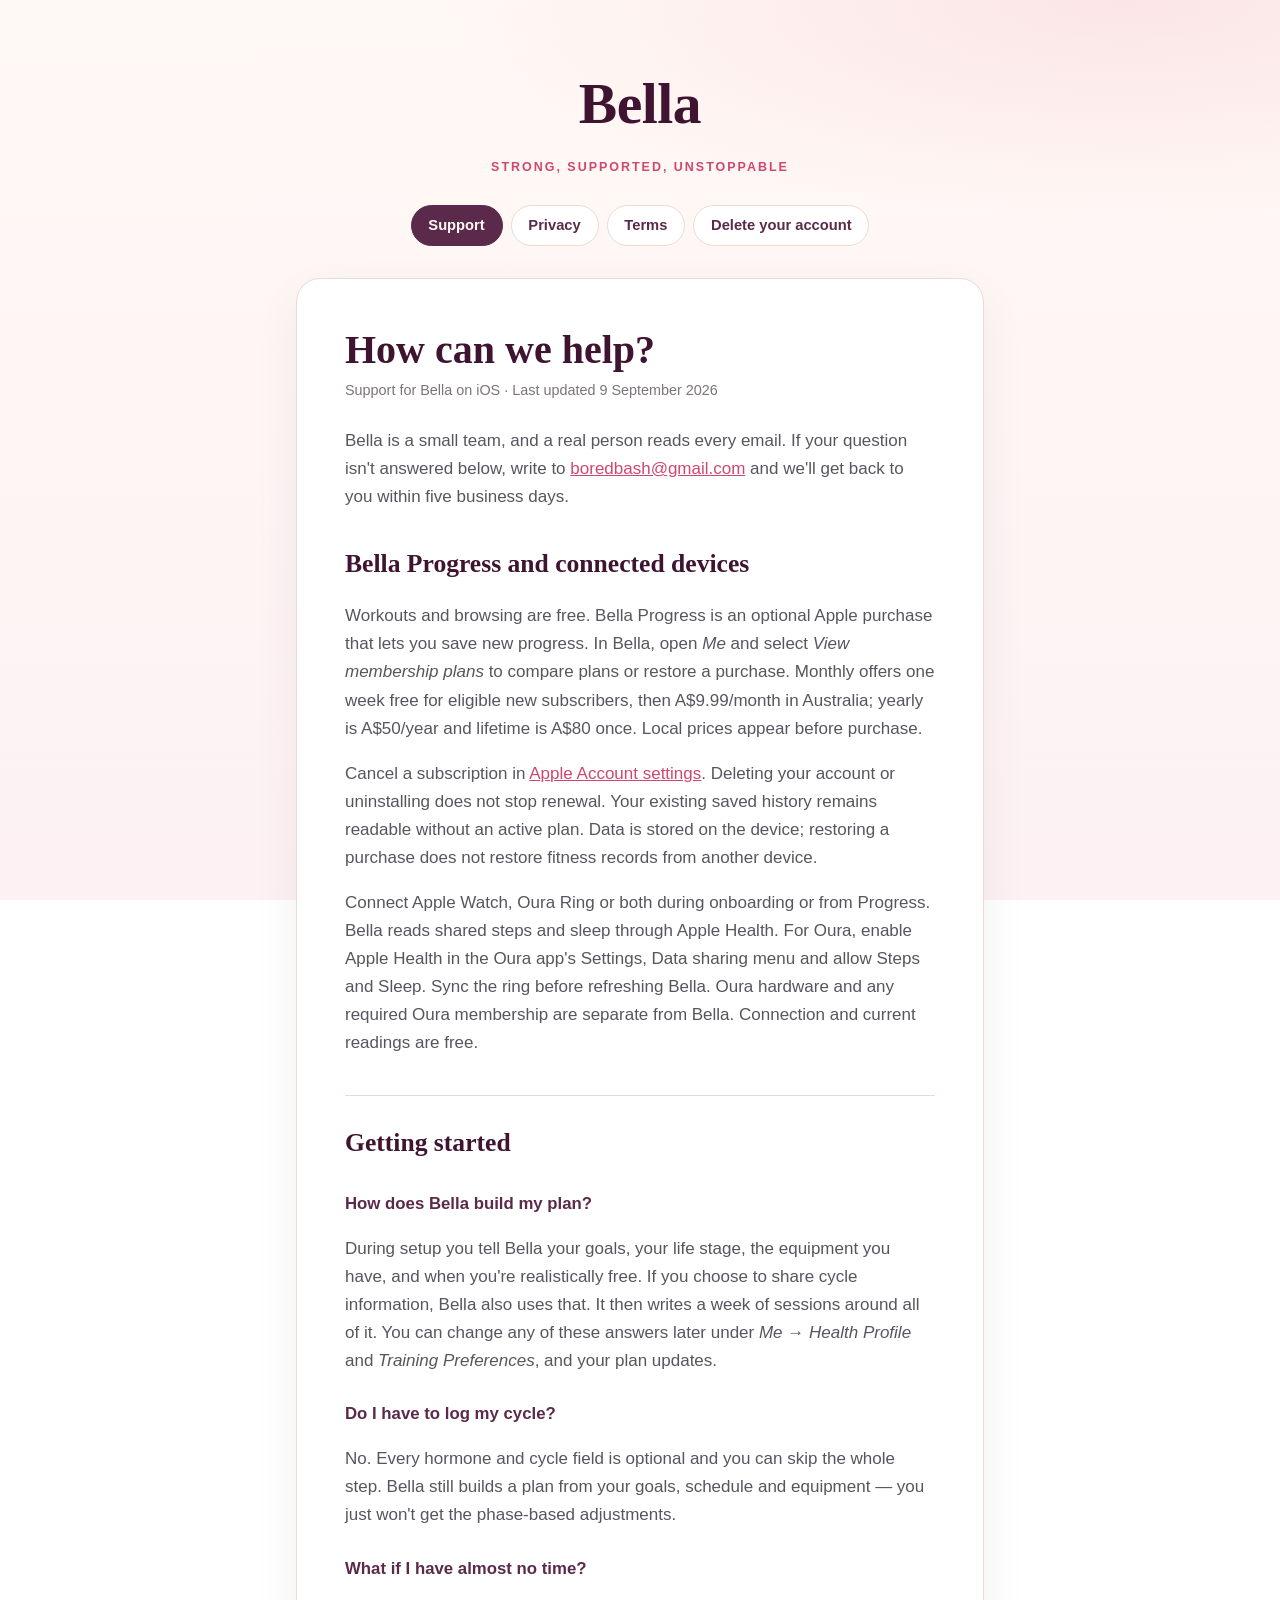
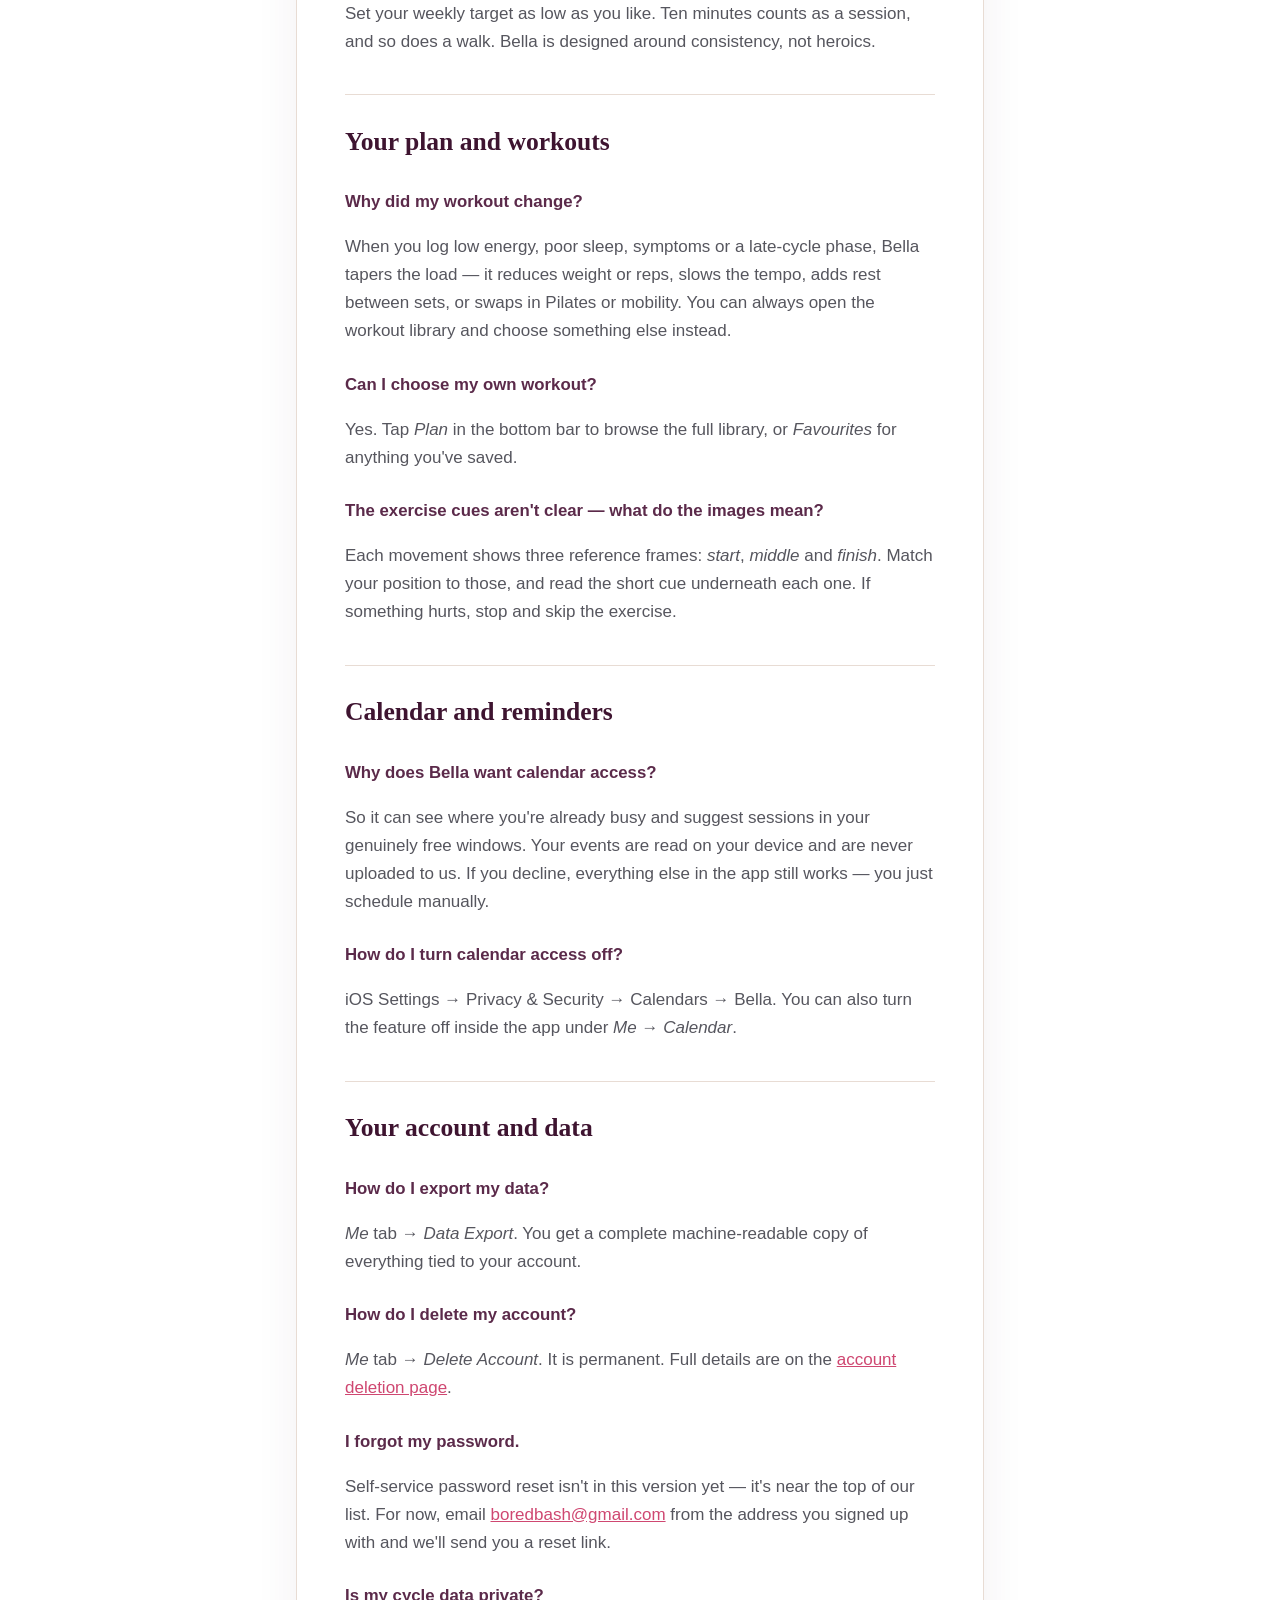
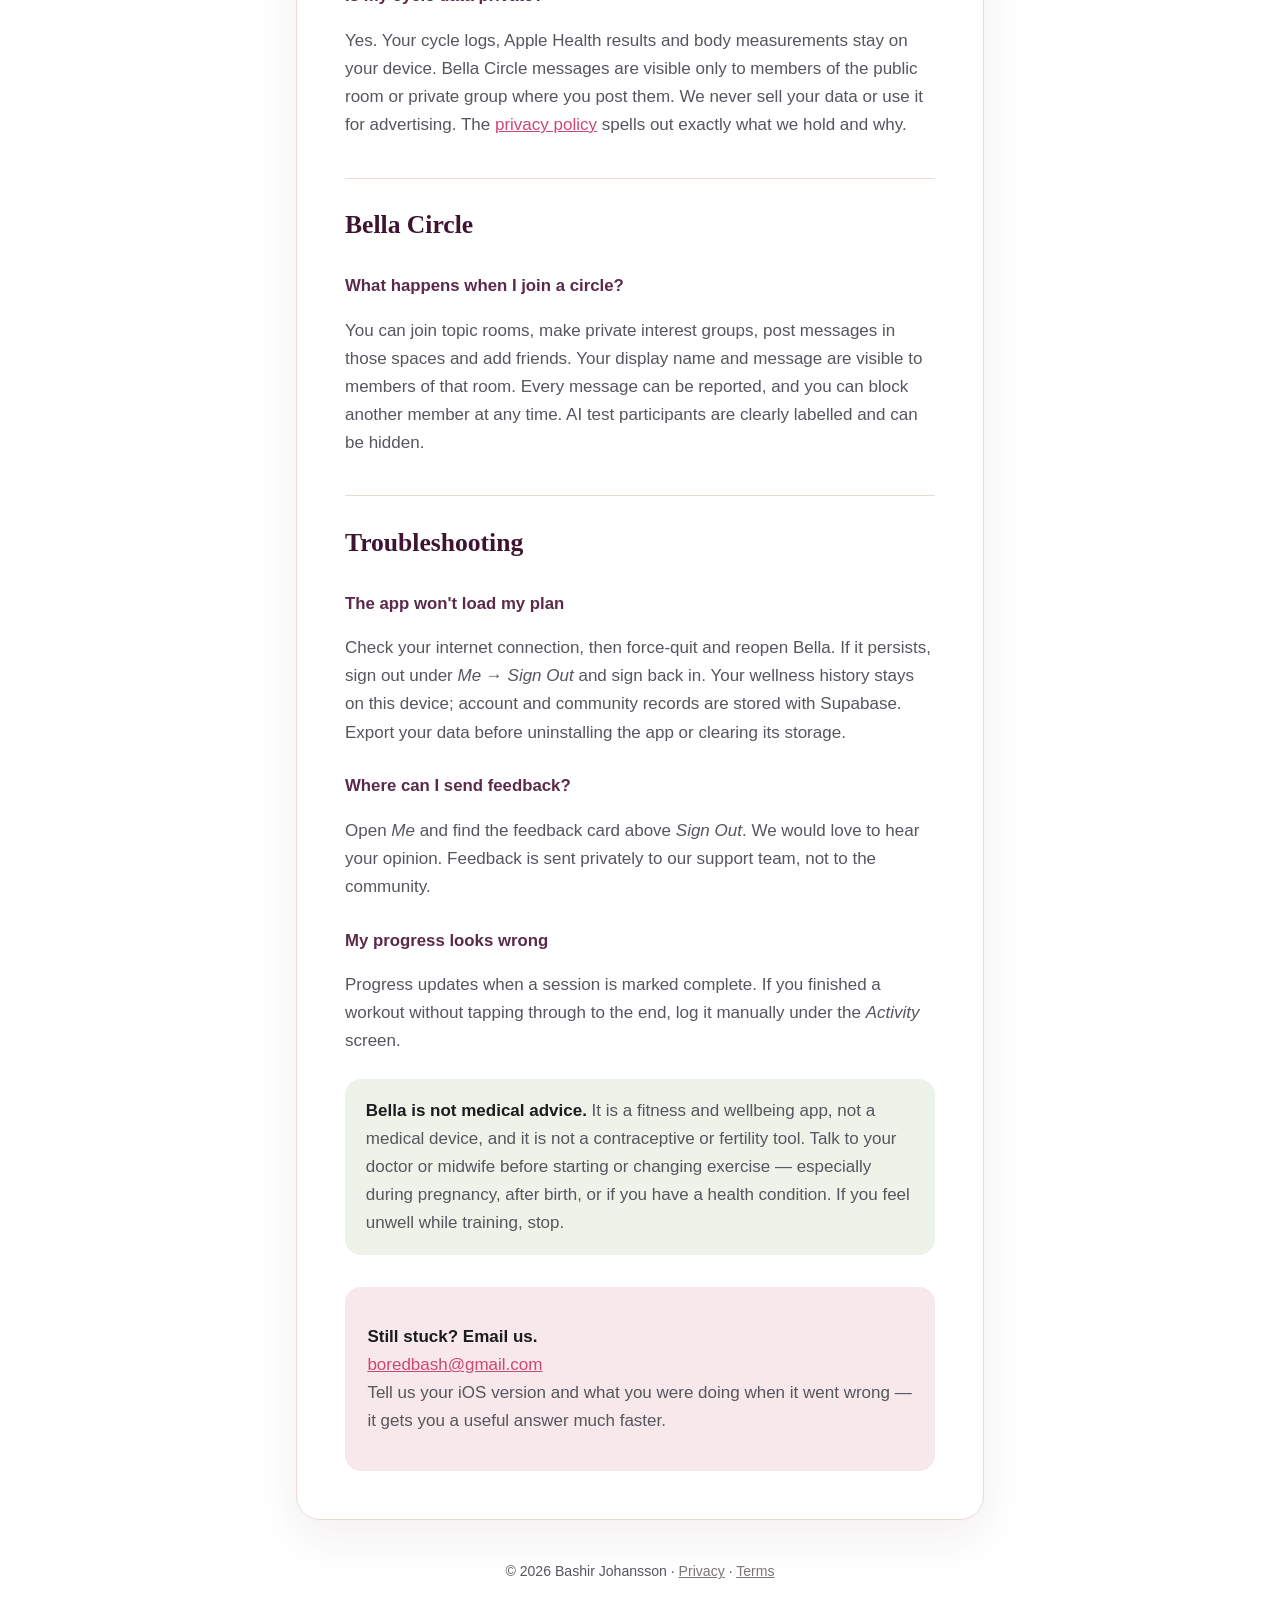
<file: index.html>
<!doctype html>
<html lang="en-AU">
<head>
<meta charset="utf-8">
<meta name="viewport" content="width=device-width, initial-scale=1">
<title>Bella · Support</title>
<meta name="description" content="Help, FAQs and contact details for the Bella fitness app.">
<link rel="stylesheet" href="style.css">
</head>
<body>
<div class="wrap">

<header class="site">
  <p class="logo">Bella</p>
  <p class="tagline">Strong, supported, unstoppable</p>
  <nav class="site">
    <a href="index.html" aria-current="page">Support</a>
    <a href="privacy.html">Privacy</a>
    <a href="terms.html">Terms</a>
    <a href="delete-account.html">Delete your account</a>
  </nav>
</header>

<main>
<h1>How can we help?</h1>
<p class="updated">Support for Bella on iOS · Last updated 9 September 2026</p>

<p>Bella is a small team, and a real person reads every email. If your question isn't
answered below, write to <a href="mailto:boredbash@gmail.com">boredbash@gmail.com</a> and
we'll get back to you within five business days.</p>

<h2>Bella Progress and connected devices</h2>
<p>Workouts and browsing are free. Bella Progress is an optional Apple purchase that lets you save
new progress. In Bella, open <em>Me</em> and select <em>View membership plans</em> to compare plans
or restore a purchase. Monthly offers one week free for eligible new subscribers, then A$9.99/month
in Australia; yearly is A$50/year and lifetime is A$80 once. Local prices appear before purchase.</p>
<p>Cancel a subscription in <a href="https://apps.apple.com/account/subscriptions">Apple Account settings</a>.
Deleting your account or uninstalling does not stop renewal. Your existing saved history remains
readable without an active plan. Data is stored on the device; restoring a purchase does not restore
fitness records from another device.</p>
<p>Connect Apple Watch, Oura Ring or both during onboarding or from Progress. Bella reads shared
steps and sleep through Apple Health. For Oura, enable Apple Health in the Oura app's Settings,
Data sharing menu and allow Steps and Sleep. Sync the ring before refreshing Bella. Oura hardware
and any required Oura membership are separate from Bella. Connection and current readings are free.</p>

<h2>Getting started</h2>

<h3>How does Bella build my plan?</h3>
<p>During setup you tell Bella your goals, your life stage, the equipment you have, and when
you're realistically free. If you choose to share cycle information, Bella also uses that.
It then writes a week of sessions around all of it. You can change any of these answers later
under <em>Me</em> → <em>Health Profile</em> and <em>Training Preferences</em>, and your plan
updates.</p>

<h3>Do I have to log my cycle?</h3>
<p>No. Every hormone and cycle field is optional and you can skip the whole step. Bella still
builds a plan from your goals, schedule and equipment — you just won't get the phase-based
adjustments.</p>

<h3>What if I have almost no time?</h3>
<p>Set your weekly target as low as you like. Ten minutes counts as a session, and so does a
walk. Bella is designed around consistency, not heroics.</p>

<h2>Your plan and workouts</h2>

<h3>Why did my workout change?</h3>
<p>When you log low energy, poor sleep, symptoms or a late-cycle phase, Bella tapers the load
— it reduces weight or reps, slows the tempo, adds rest between sets, or swaps in Pilates or
mobility. You can always open the workout library and choose something else instead.</p>

<h3>Can I choose my own workout?</h3>
<p>Yes. Tap <em>Plan</em> in the bottom bar to browse the full library, or <em>Favourites</em>
for anything you've saved.</p>

<h3>The exercise cues aren't clear — what do the images mean?</h3>
<p>Each movement shows three reference frames: <em>start</em>, <em>middle</em> and
<em>finish</em>. Match your position to those, and read the short cue underneath each one. If
something hurts, stop and skip the exercise.</p>

<h2>Calendar and reminders</h2>

<h3>Why does Bella want calendar access?</h3>
<p>So it can see where you're already busy and suggest sessions in your genuinely free
windows. Your events are read on your device and are never uploaded to us. If you decline,
everything else in the app still works — you just schedule manually.</p>

<h3>How do I turn calendar access off?</h3>
<p>iOS Settings → Privacy &amp; Security → Calendars → Bella. You can also turn the feature
off inside the app under <em>Me</em> → <em>Calendar</em>.</p>

<h2>Your account and data</h2>

<h3>How do I export my data?</h3>
<p><em>Me</em> tab → <em>Data Export</em>. You get a complete machine-readable copy of
everything tied to your account.</p>

<h3>How do I delete my account?</h3>
<p><em>Me</em> tab → <em>Delete Account</em>. It is permanent. Full details are on the
<a href="delete-account.html">account deletion page</a>.</p>

<h3>I forgot my password.</h3>
<p>Self-service password reset isn't in this version yet — it's near the top of our list.
For now, email <a href="mailto:boredbash@gmail.com">boredbash@gmail.com</a> from the address
you signed up with and we'll send you a reset link.</p>

<h3>Is my cycle data private?</h3>
<p>Yes. Your cycle logs, Apple Health results and body measurements stay on your device.
Bella Circle messages are visible only to members of the public room or private group where
you post them. We never sell your data or use it for advertising. The
<a href="privacy.html">privacy policy</a> spells out exactly what we hold and why.</p>

<h2>Bella Circle</h2>

<h3>What happens when I join a circle?</h3>
<p>You can join topic rooms, make private interest groups, post messages in those spaces and
add friends. Your display name and message are visible to members of that room. Every message
can be reported, and you can block another member at any time. AI test participants are
clearly labelled and can be hidden.</p>

<h2>Troubleshooting</h2>

<h3>The app won't load my plan</h3>
<p>Check your internet connection, then force-quit and reopen Bella. If it persists, sign out
under <em>Me</em> → <em>Sign Out</em> and sign back in. Your wellness history stays on
this device; account and community records are stored with Supabase. Export your data
before uninstalling the app or clearing its storage.</p>

<h3>Where can I send feedback?</h3>
<p>Open <em>Me</em> and find the feedback card above <em>Sign Out</em>. We would love to
hear your opinion. Feedback is sent privately to our support team, not to the community.</p>

<h3>My progress looks wrong</h3>
<p>Progress updates when a session is marked complete. If you finished a workout without
tapping through to the end, log it manually under the <em>Activity</em> screen.</p>

<div class="callout">
  <p><strong>Bella is not medical advice.</strong> It is a fitness and wellbeing app, not a
  medical device, and it is not a contraceptive or fertility tool. Talk to your doctor or
  midwife before starting or changing exercise — especially during pregnancy, after birth, or
  if you have a health condition. If you feel unwell while training, stop.</p>
</div>

<div class="contact">
  <p><strong>Still stuck? Email us.</strong><br>
  <a href="mailto:boredbash@gmail.com">boredbash@gmail.com</a><br>
  Tell us your iOS version and what you were doing when it went wrong — it gets you a useful
  answer much faster.</p>
</div>
</main>

<footer class="site">
  <p>© 2026 Bashir Johansson · <a href="privacy.html">Privacy</a> ·
  <a href="terms.html">Terms</a></p>
</footer>

</div>
</body>
</html>
</file>
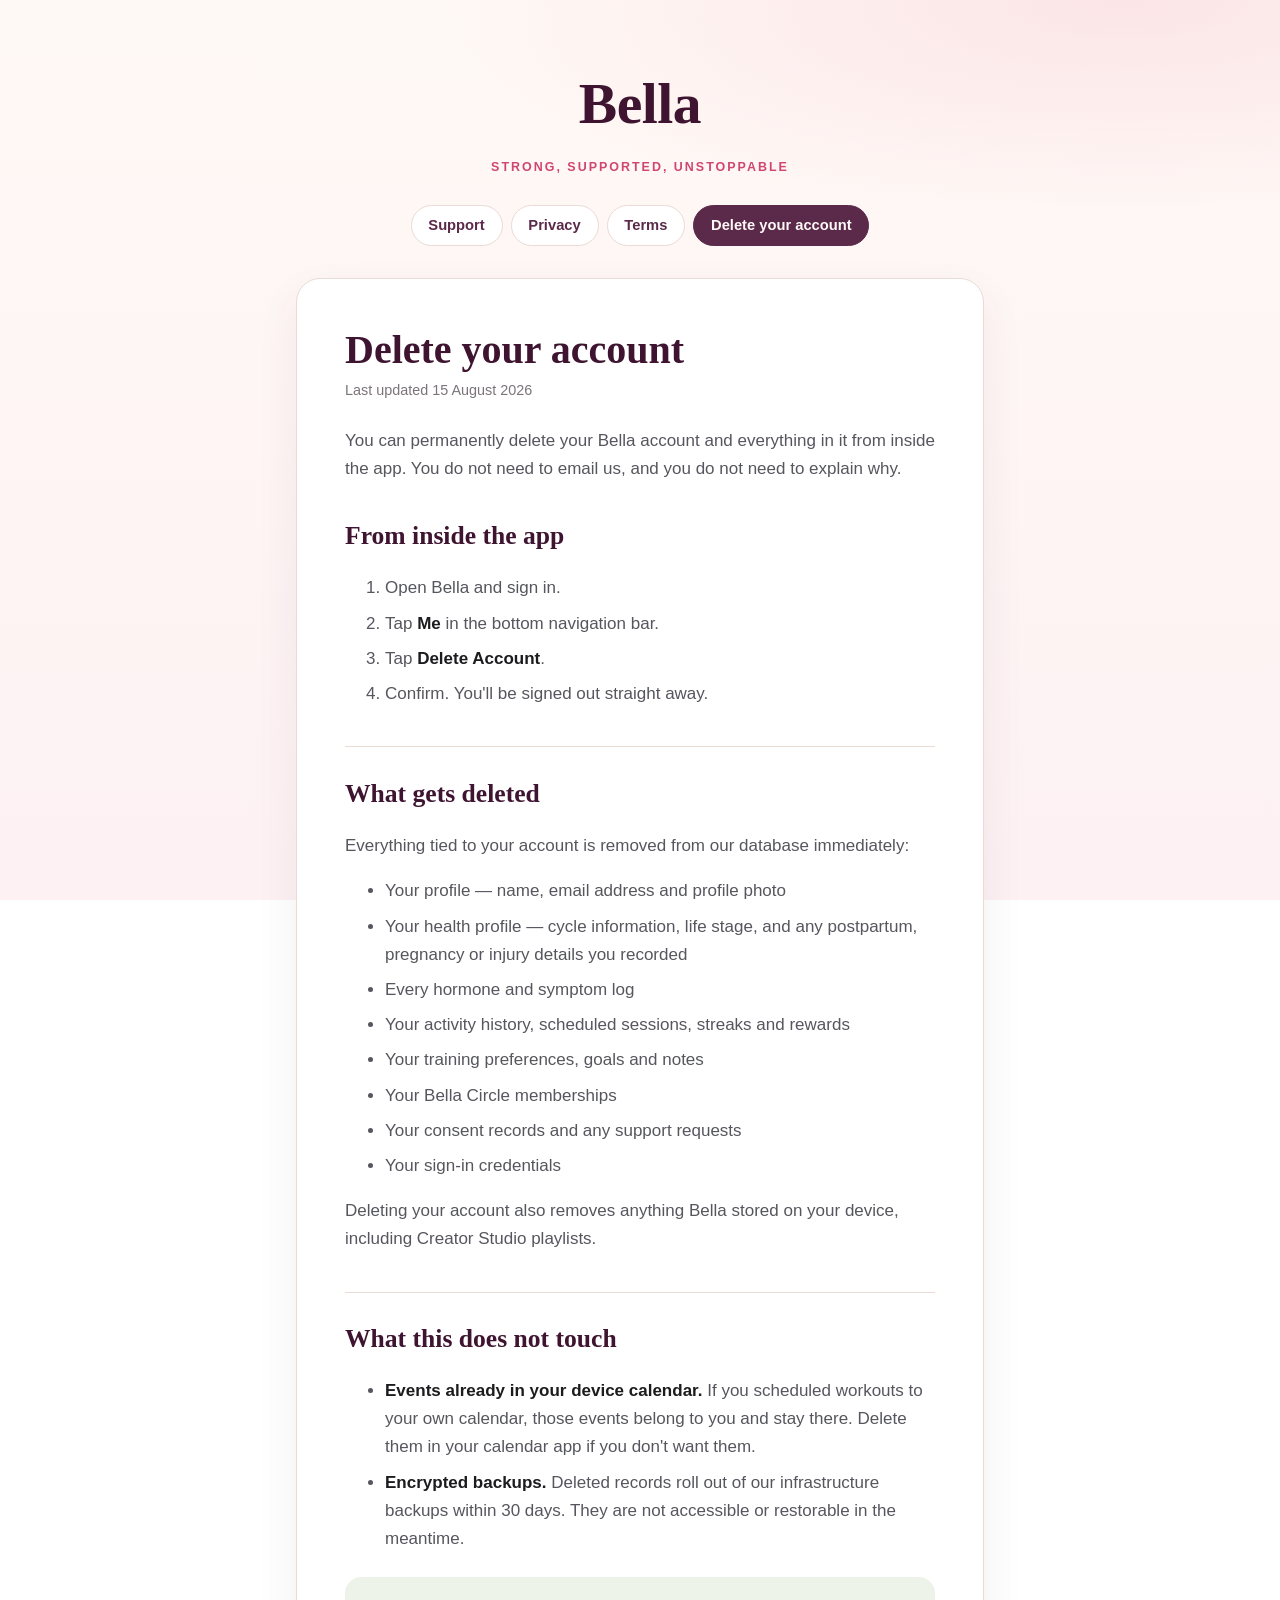
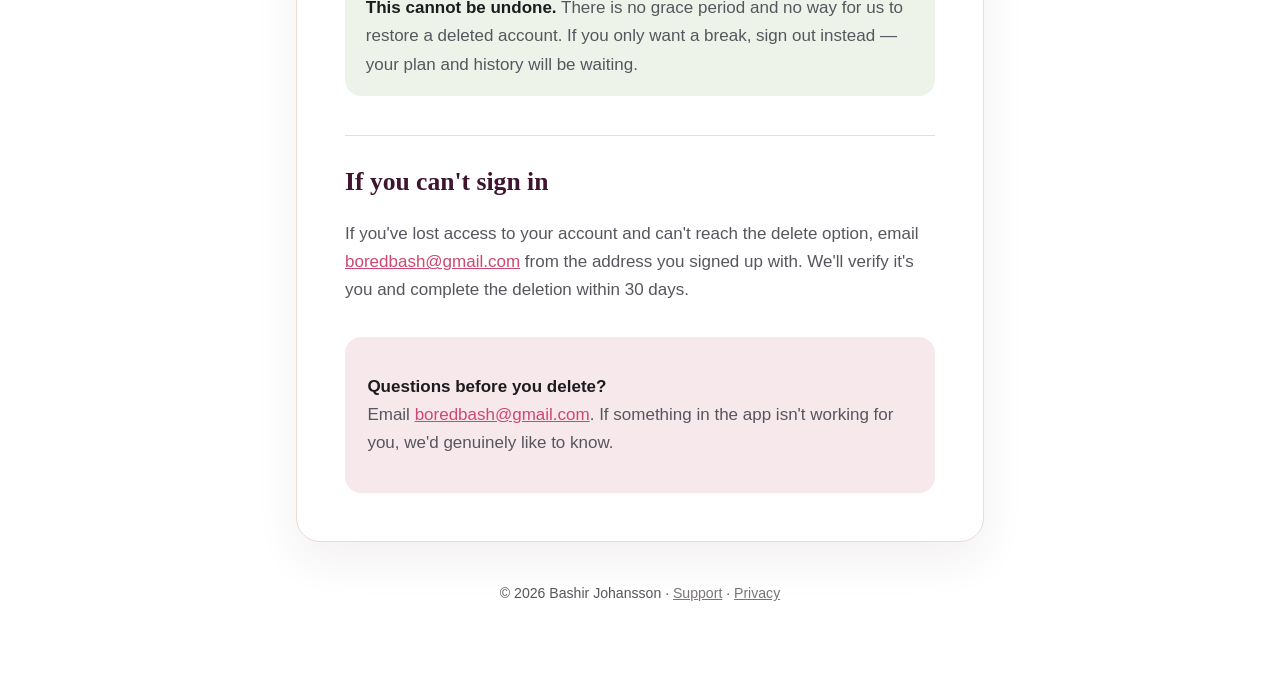
<file: delete-account.html>
<!doctype html>
<html lang="en-AU">
<head>
<meta charset="utf-8">
<meta name="viewport" content="width=device-width, initial-scale=1">
<title>Delete your Bella account</title>
<meta name="description" content="How to permanently delete your Bella account and all associated data.">
<link rel="stylesheet" href="style.css">
</head>
<body>
<div class="wrap">

<header class="site">
  <p class="logo">Bella</p>
  <p class="tagline">Strong, supported, unstoppable</p>
  <nav class="site">
    <a href="index.html">Support</a>
    <a href="privacy.html">Privacy</a>
    <a href="terms.html">Terms</a>
    <a href="delete-account.html" aria-current="page">Delete your account</a>
  </nav>
</header>

<main>
<h1>Delete your account</h1>
<p class="updated">Last updated 15 August 2026</p>

<p>You can permanently delete your Bella account and everything in it from inside the app.
You do not need to email us, and you do not need to explain why.</p>

<h2>From inside the app</h2>
<ol>
  <li>Open Bella and sign in.</li>
  <li>Tap <strong>Me</strong> in the bottom navigation bar.</li>
  <li>Tap <strong>Delete Account</strong>.</li>
  <li>Confirm. You'll be signed out straight away.</li>
</ol>

<h2>What gets deleted</h2>
<p>Everything tied to your account is removed from our database immediately:</p>
<ul>
  <li>Your profile — name, email address and profile photo</li>
  <li>Your health profile — cycle information, life stage, and any postpartum, pregnancy or
  injury details you recorded</li>
  <li>Every hormone and symptom log</li>
  <li>Your activity history, scheduled sessions, streaks and rewards</li>
  <li>Your training preferences, goals and notes</li>
  <li>Your Bella Circle memberships</li>
  <li>Your consent records and any support requests</li>
  <li>Your sign-in credentials</li>
</ul>
<p>Deleting your account also removes anything Bella stored on your device, including
Creator Studio playlists.</p>

<h2>What this does not touch</h2>
<ul>
  <li><strong>Events already in your device calendar.</strong> If you scheduled workouts to
  your own calendar, those events belong to you and stay there. Delete them in your calendar
  app if you don't want them.</li>
  <li><strong>Encrypted backups.</strong> Deleted records roll out of our infrastructure
  backups within 30 days. They are not accessible or restorable in the meantime.</li>
</ul>

<div class="callout">
  <p><strong>This cannot be undone.</strong> There is no grace period and no way for us to
  restore a deleted account. If you only want a break, sign out instead — your plan and
  history will be waiting.</p>
</div>

<h2>If you can't sign in</h2>
<p>If you've lost access to your account and can't reach the delete option, email
<a href="mailto:boredbash@gmail.com">boredbash@gmail.com</a> from the address you signed up
with. We'll verify it's you and complete the deletion within 30 days.</p>

<div class="contact">
  <p><strong>Questions before you delete?</strong><br>
  Email <a href="mailto:boredbash@gmail.com">boredbash@gmail.com</a>. If something in the app
  isn't working for you, we'd genuinely like to know.</p>
</div>
</main>

<footer class="site">
  <p>© 2026 Bashir Johansson · <a href="index.html">Support</a> ·
  <a href="privacy.html">Privacy</a></p>
</footer>

</div>
</body>
</html>
</file>
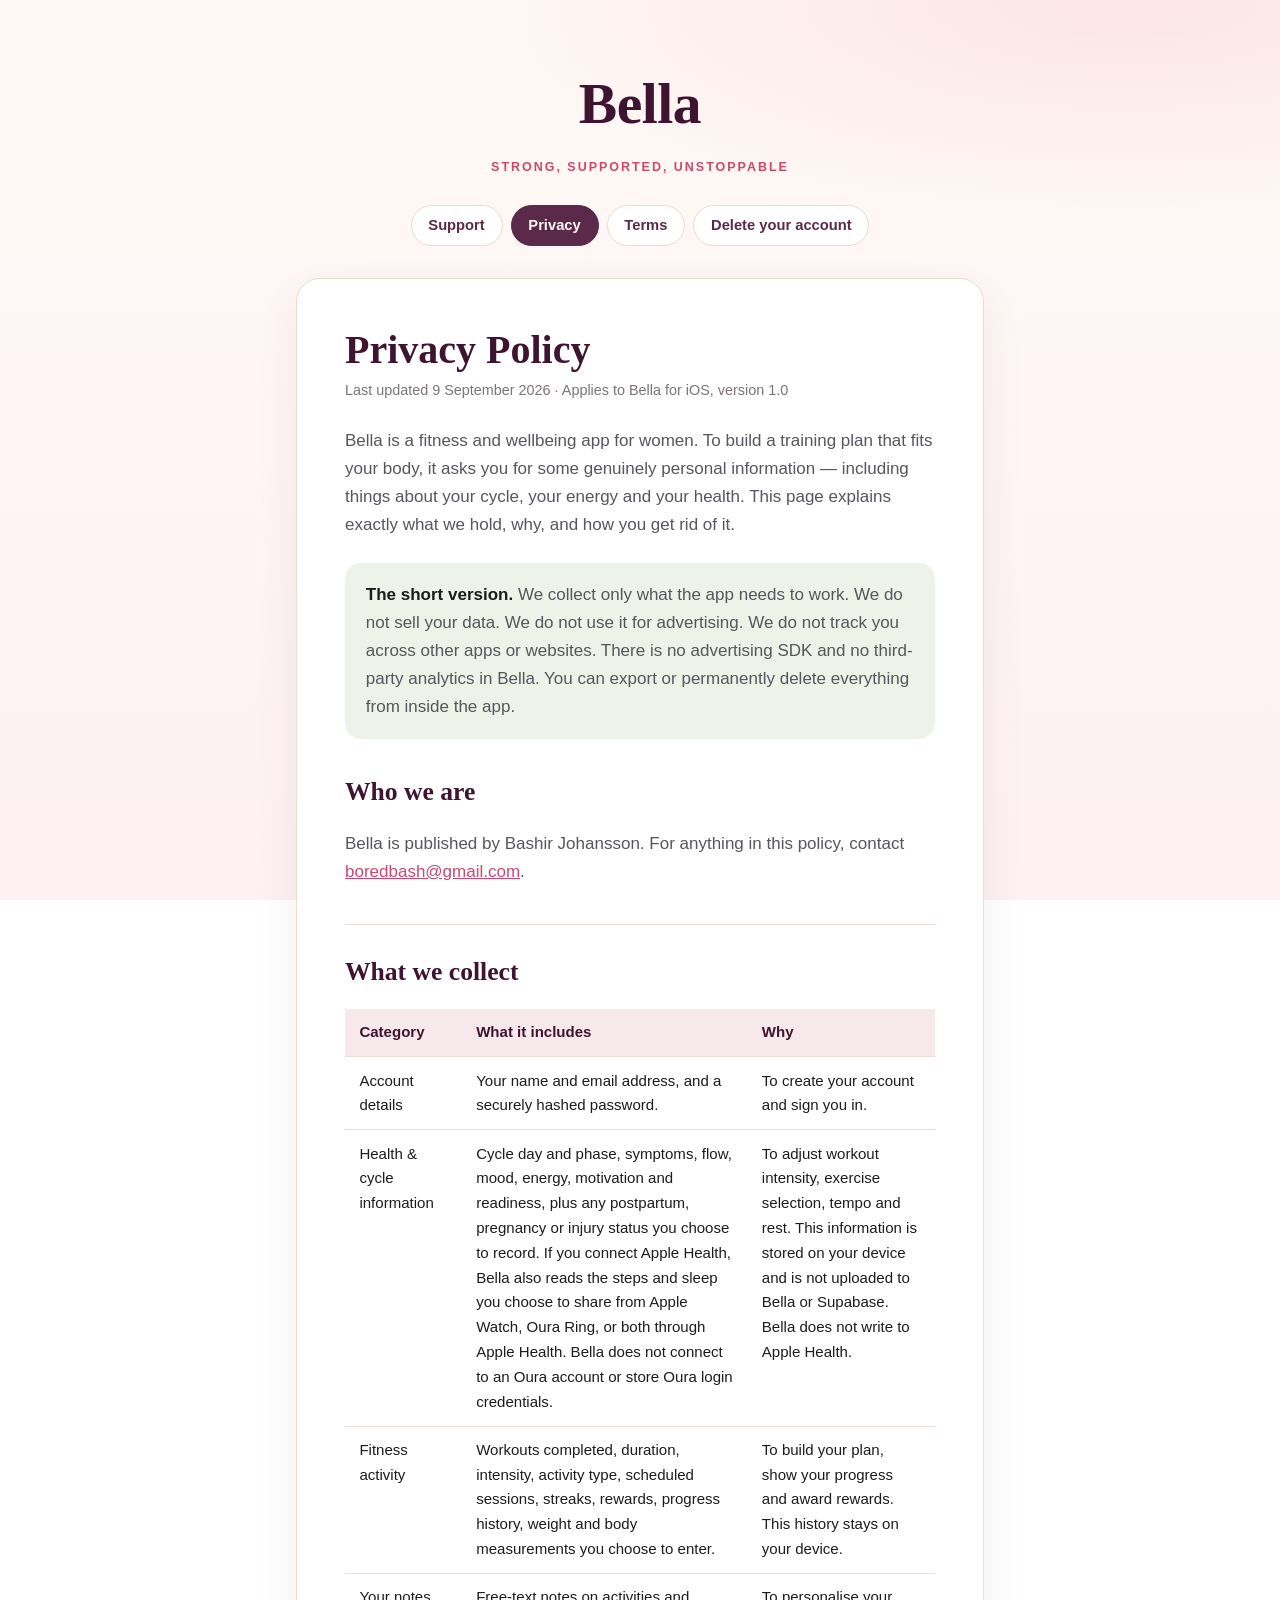
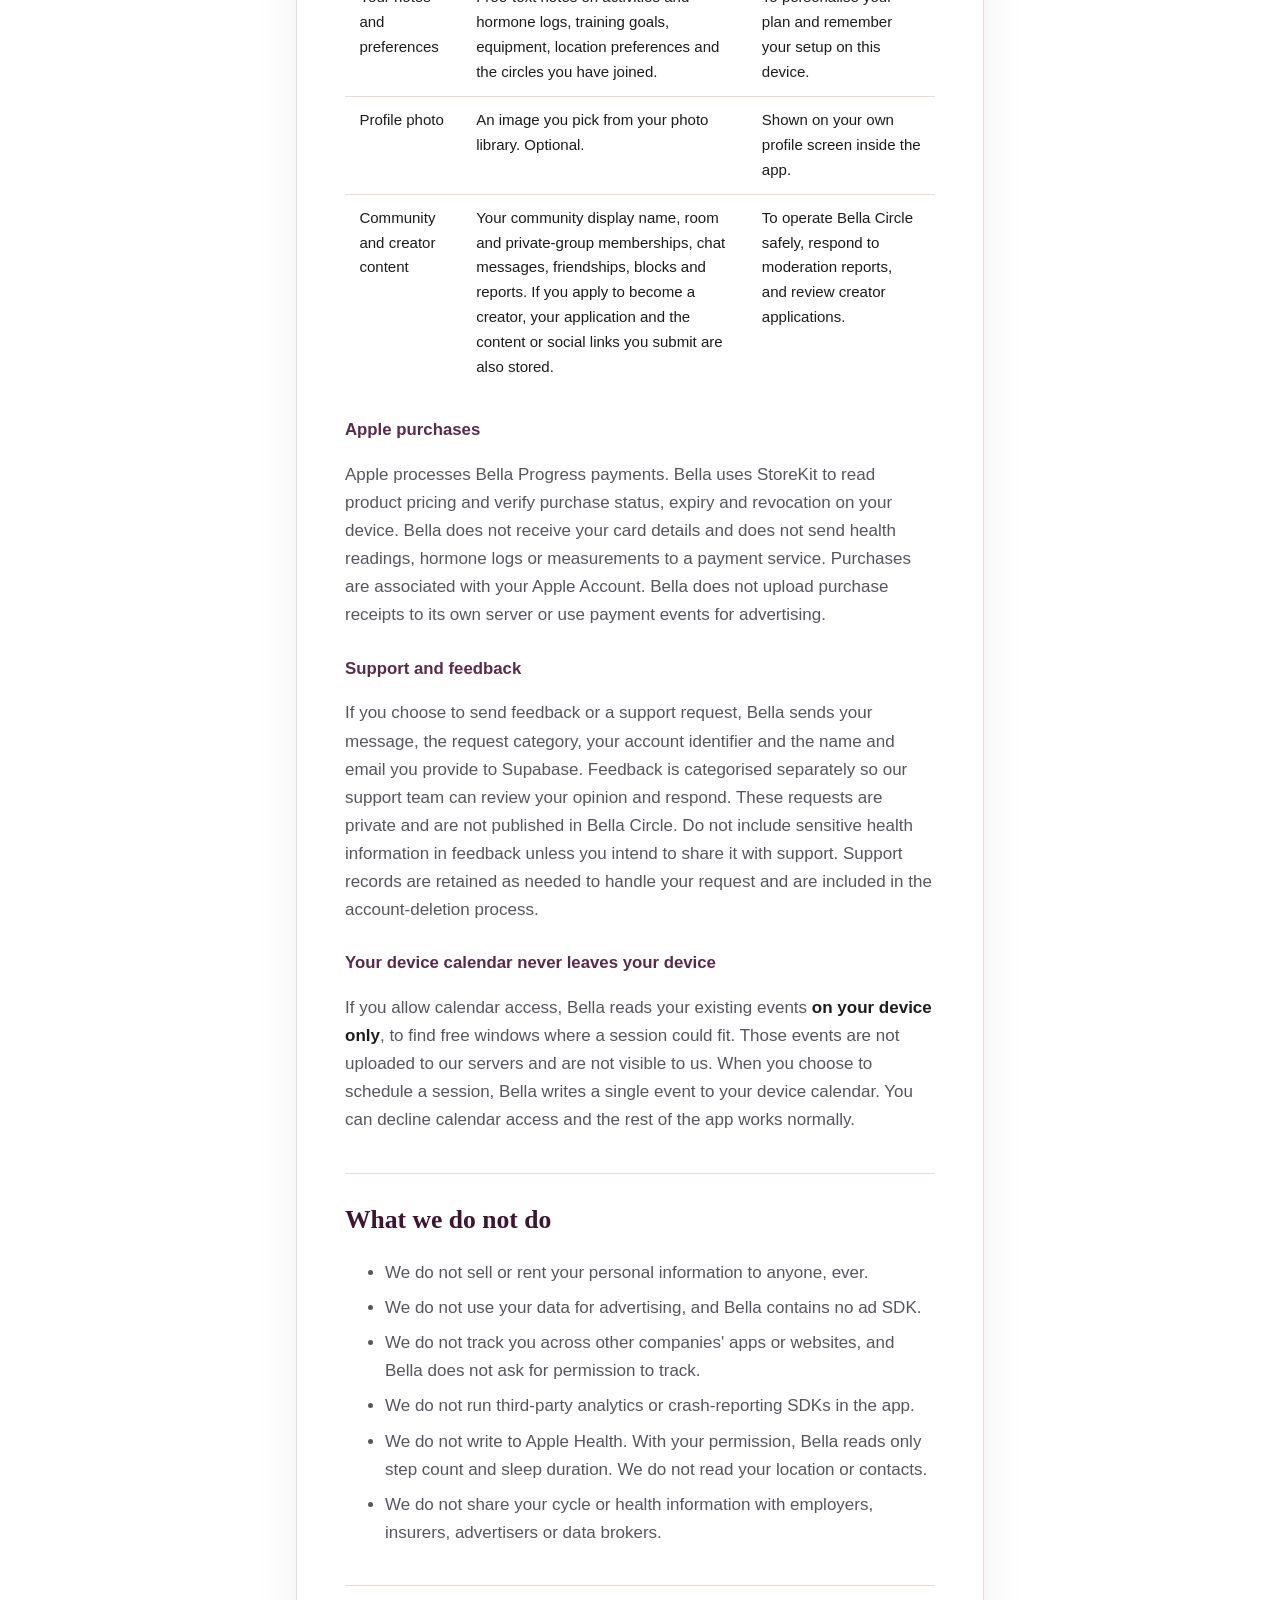
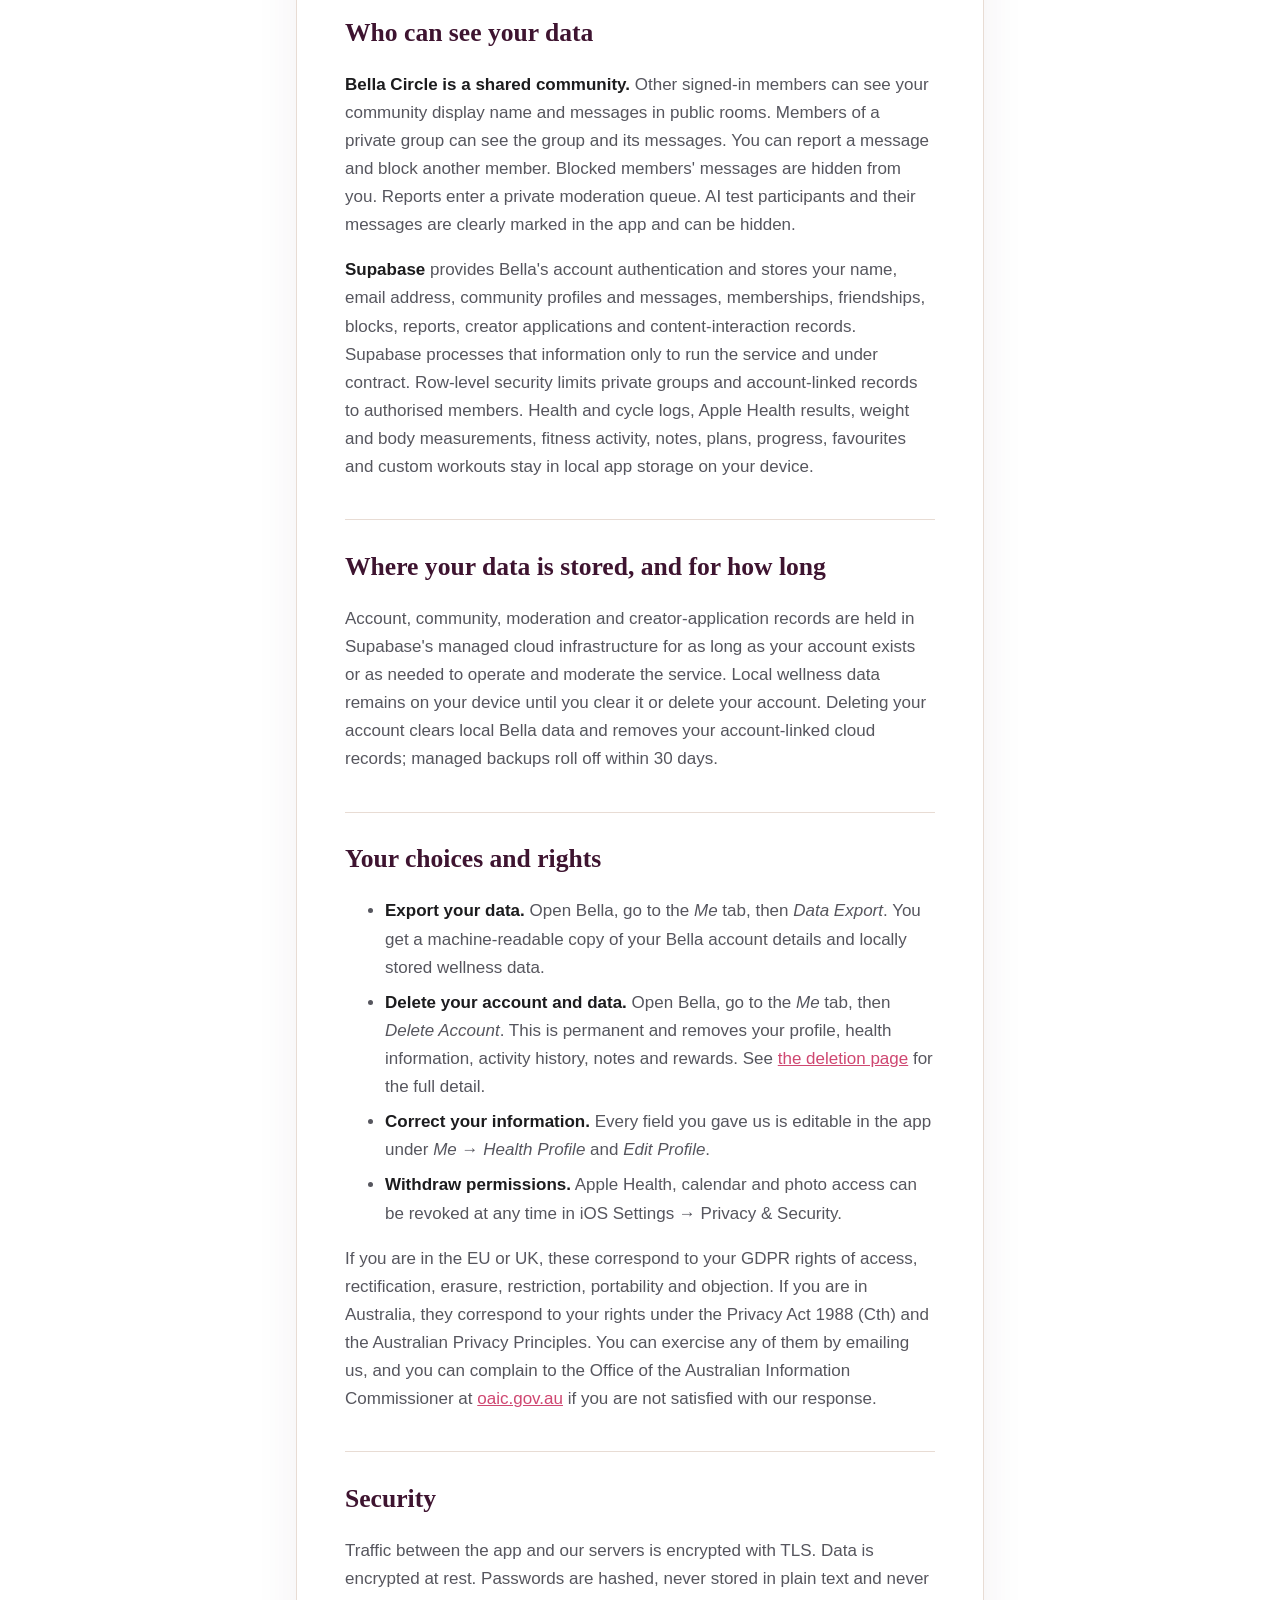
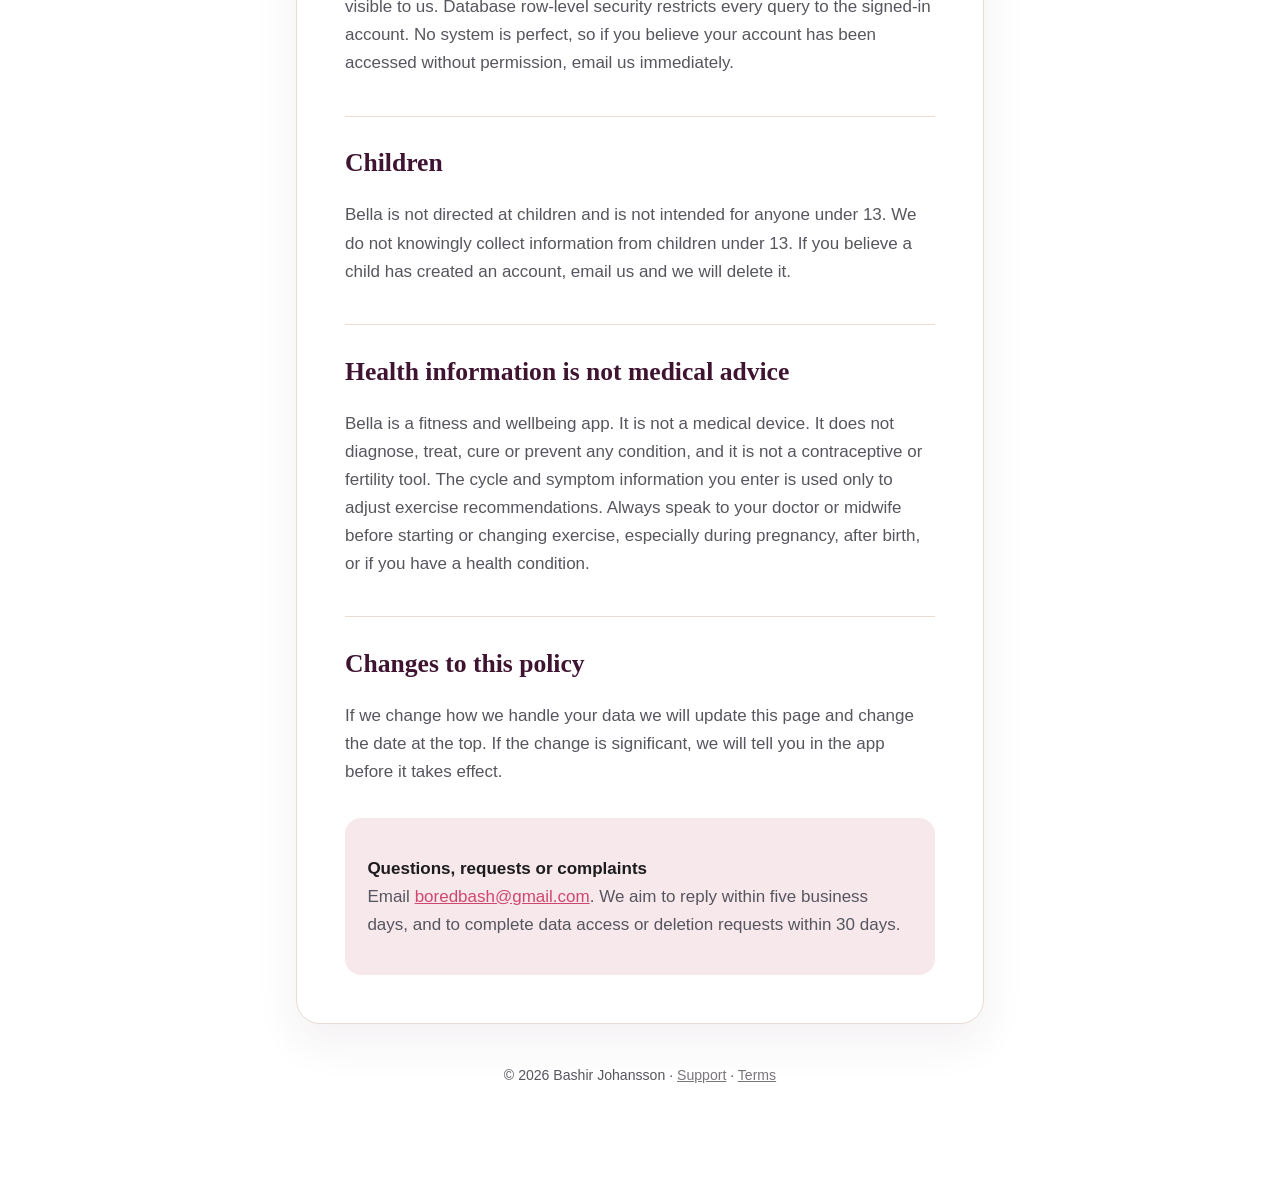
<file: privacy.html>
<!doctype html>
<html lang="en-AU">
<head>
<meta charset="utf-8">
<meta name="viewport" content="width=device-width, initial-scale=1">
<title>Privacy Policy · Bella</title>
<meta name="description" content="How the Bella fitness app collects, uses, stores and deletes your data.">
<link rel="stylesheet" href="style.css">
</head>
<body>
<div class="wrap">

<header class="site">
  <p class="logo">Bella</p>
  <p class="tagline">Strong, supported, unstoppable</p>
  <nav class="site">
    <a href="index.html">Support</a>
    <a href="privacy.html" aria-current="page">Privacy</a>
    <a href="terms.html">Terms</a>
    <a href="delete-account.html">Delete your account</a>
  </nav>
</header>

<main>
<h1>Privacy Policy</h1>
<p class="updated">Last updated 9 September 2026 · Applies to Bella for iOS, version 1.0</p>

<p>Bella is a fitness and wellbeing app for women. To build a training plan that fits your
body, it asks you for some genuinely personal information — including things about your
cycle, your energy and your health. This page explains exactly what we hold, why, and how
you get rid of it.</p>

<div class="callout">
  <p><strong>The short version.</strong> We collect only what the app needs to work. We do
  not sell your data. We do not use it for advertising. We do not track you across other
  apps or websites. There is no advertising SDK and no third-party analytics in Bella. You
  can export or permanently delete everything from inside the app.</p>
</div>

<h2>Who we are</h2>
<p>Bella is published by Bashir Johansson. For anything in this policy, contact
<a href="mailto:boredbash@gmail.com">boredbash@gmail.com</a>.</p>

<h2>What we collect</h2>

<table>
<thead><tr><th>Category</th><th>What it includes</th><th>Why</th></tr></thead>
<tbody>
<tr>
  <td>Account details</td>
  <td>Your name and email address, and a securely hashed password.</td>
  <td>To create your account and sign you in.</td>
</tr>
<tr>
  <td>Health &amp; cycle information</td>
  <td>Cycle day and phase, symptoms, flow, mood, energy, motivation and readiness, plus any
  postpartum, pregnancy or injury status you choose to record. If you connect Apple Health,
  Bella also reads the steps and sleep you choose to share from Apple Watch, Oura Ring, or both through Apple Health. Bella does not connect to an Oura account or store Oura login credentials.</td>
  <td>To adjust workout intensity, exercise selection, tempo and rest. This information is
  stored on your device and is not uploaded to Bella or Supabase. Bella does not write to
  Apple Health.</td>
</tr>
<tr>
  <td>Fitness activity</td>
  <td>Workouts completed, duration, intensity, activity type, scheduled sessions, streaks,
  rewards, progress history, weight and body measurements you choose to enter.</td>
  <td>To build your plan, show your progress and award rewards. This history stays on your
  device.</td>
</tr>
<tr>
  <td>Your notes and preferences</td>
  <td>Free-text notes on activities and hormone logs, training goals, equipment, location
  preferences and the circles you have joined.</td>
  <td>To personalise your plan and remember your setup on this device.</td>
</tr>
<tr>
  <td>Profile photo</td>
  <td>An image you pick from your photo library. Optional.</td>
  <td>Shown on your own profile screen inside the app.</td>
</tr>
<tr>
  <td>Community and creator content</td>
  <td>Your community display name, room and private-group memberships, chat messages,
  friendships, blocks and reports. If you apply to become a creator, your application and
  the content or social links you submit are also stored.</td>
  <td>To operate Bella Circle safely, respond to moderation reports, and review creator
  applications.</td>
</tr>
</tbody>
</table>

<h3>Apple purchases</h3>
<p>Apple processes Bella Progress payments. Bella uses StoreKit to read product pricing and
verify purchase status, expiry and revocation on your device. Bella does not receive your card
details and does not send health readings, hormone logs or measurements to a payment service.
Purchases are associated with your Apple Account. Bella does not upload purchase receipts to
its own server or use payment events for advertising.</p>

<h3>Support and feedback</h3>
<p>If you choose to send feedback or a support request, Bella sends your message,
the request category, your account identifier and the name and email you provide to
Supabase. Feedback is categorised separately so our support team can review your
opinion and respond. These requests are private and are not published in Bella Circle.
Do not include sensitive health information in feedback unless you intend to share it
with support. Support records are retained as needed to handle your request and are
included in the account-deletion process.</p>

<h3>Your device calendar never leaves your device</h3>
<p>If you allow calendar access, Bella reads your existing events <strong>on your device
only</strong>, to find free windows where a session could fit. Those events are not
uploaded to our servers and are not visible to us. When you choose to schedule a session,
Bella writes a single event to your device calendar. You can decline calendar access and
the rest of the app works normally.</p>

<h2>What we do not do</h2>
<ul>
  <li>We do not sell or rent your personal information to anyone, ever.</li>
  <li>We do not use your data for advertising, and Bella contains no ad SDK.</li>
  <li>We do not track you across other companies' apps or websites, and Bella does not ask
  for permission to track.</li>
  <li>We do not run third-party analytics or crash-reporting SDKs in the app.</li>
  <li>We do not write to Apple Health. With your permission, Bella reads only step count and
  sleep duration. We do not read your location or contacts.</li>
  <li>We do not share your cycle or health information with employers, insurers,
  advertisers or data brokers.</li>
</ul>

<h2>Who can see your data</h2>
<p><strong>Bella Circle is a shared community.</strong> Other signed-in members can see your
community display name and messages in public rooms. Members of a private group can see the
group and its messages. You can report a message and block another member.
Blocked members' messages are hidden from you. Reports enter a private moderation queue.
AI test participants and their messages are clearly marked in the app and can be hidden.</p>

<p><strong>Supabase</strong> provides Bella's account authentication and stores your name,
email address, community profiles and messages, memberships, friendships, blocks, reports,
creator applications and content-interaction records. Supabase processes that information
only to run the service and under contract. Row-level security limits private groups and
account-linked records to authorised members. Health and cycle logs, Apple Health results,
weight and body measurements, fitness activity, notes, plans, progress, favourites and
custom workouts stay in local app storage on your device.</p>

<h2>Where your data is stored, and for how long</h2>
<p>Account, community, moderation and creator-application records are held in Supabase's
managed cloud infrastructure for as long as your account exists or as needed to operate and
moderate the service. Local wellness data remains on your device until you clear it or
delete your account. Deleting your account clears local Bella data and removes your
account-linked cloud records; managed backups roll off within 30 days.</p>

<h2>Your choices and rights</h2>
<ul>
  <li><strong>Export your data.</strong> Open Bella, go to the <em>Me</em> tab, then
  <em>Data Export</em>. You get a machine-readable copy of your Bella account details and
  locally stored wellness data.</li>
  <li><strong>Delete your account and data.</strong> Open Bella, go to the <em>Me</em> tab,
  then <em>Delete Account</em>. This is permanent and removes your profile, health
  information, activity history, notes and rewards. See
  <a href="delete-account.html">the deletion page</a> for the full detail.</li>
  <li><strong>Correct your information.</strong> Every field you gave us is editable in the
  app under <em>Me</em> → <em>Health Profile</em> and <em>Edit Profile</em>.</li>
  <li><strong>Withdraw permissions.</strong> Apple Health, calendar and photo access can be
  revoked at any time in iOS Settings → Privacy &amp; Security.</li>
</ul>
<p>If you are in the EU or UK, these correspond to your GDPR rights of access, rectification,
erasure, restriction, portability and objection. If you are in Australia, they correspond to
your rights under the Privacy Act 1988 (Cth) and the Australian Privacy Principles. You can
exercise any of them by emailing us, and you can complain to the Office of the Australian
Information Commissioner at <a href="https://www.oaic.gov.au">oaic.gov.au</a> if you are not
satisfied with our response.</p>

<h2>Security</h2>
<p>Traffic between the app and our servers is encrypted with TLS. Data is encrypted at rest.
Passwords are hashed, never stored in plain text and never visible to us. Database
row-level security restricts every query to the signed-in account. No system is perfect, so
if you believe your account has been accessed without permission, email us immediately.</p>

<h2>Children</h2>
<p>Bella is not directed at children and is not intended for anyone under 13. We do not
knowingly collect information from children under 13. If you believe a child has created an
account, email us and we will delete it.</p>

<h2>Health information is not medical advice</h2>
<p>Bella is a fitness and wellbeing app. It is not a medical device. It does not diagnose,
treat, cure or prevent any condition, and it is not a contraceptive or fertility tool. The
cycle and symptom information you enter is used only to adjust exercise recommendations.
Always speak to your doctor or midwife before starting or changing exercise, especially
during pregnancy, after birth, or if you have a health condition.</p>

<h2>Changes to this policy</h2>
<p>If we change how we handle your data we will update this page and change the date at the
top. If the change is significant, we will tell you in the app before it takes effect.</p>

<div class="contact">
  <p><strong>Questions, requests or complaints</strong><br>
  Email <a href="mailto:boredbash@gmail.com">boredbash@gmail.com</a>. We aim to reply within
  five business days, and to complete data access or deletion requests within 30 days.</p>
</div>
</main>

<footer class="site">
  <p>© 2026 Bashir Johansson · <a href="index.html">Support</a> ·
  <a href="terms.html">Terms</a></p>
</footer>

</div>
</body>
</html>
</file>
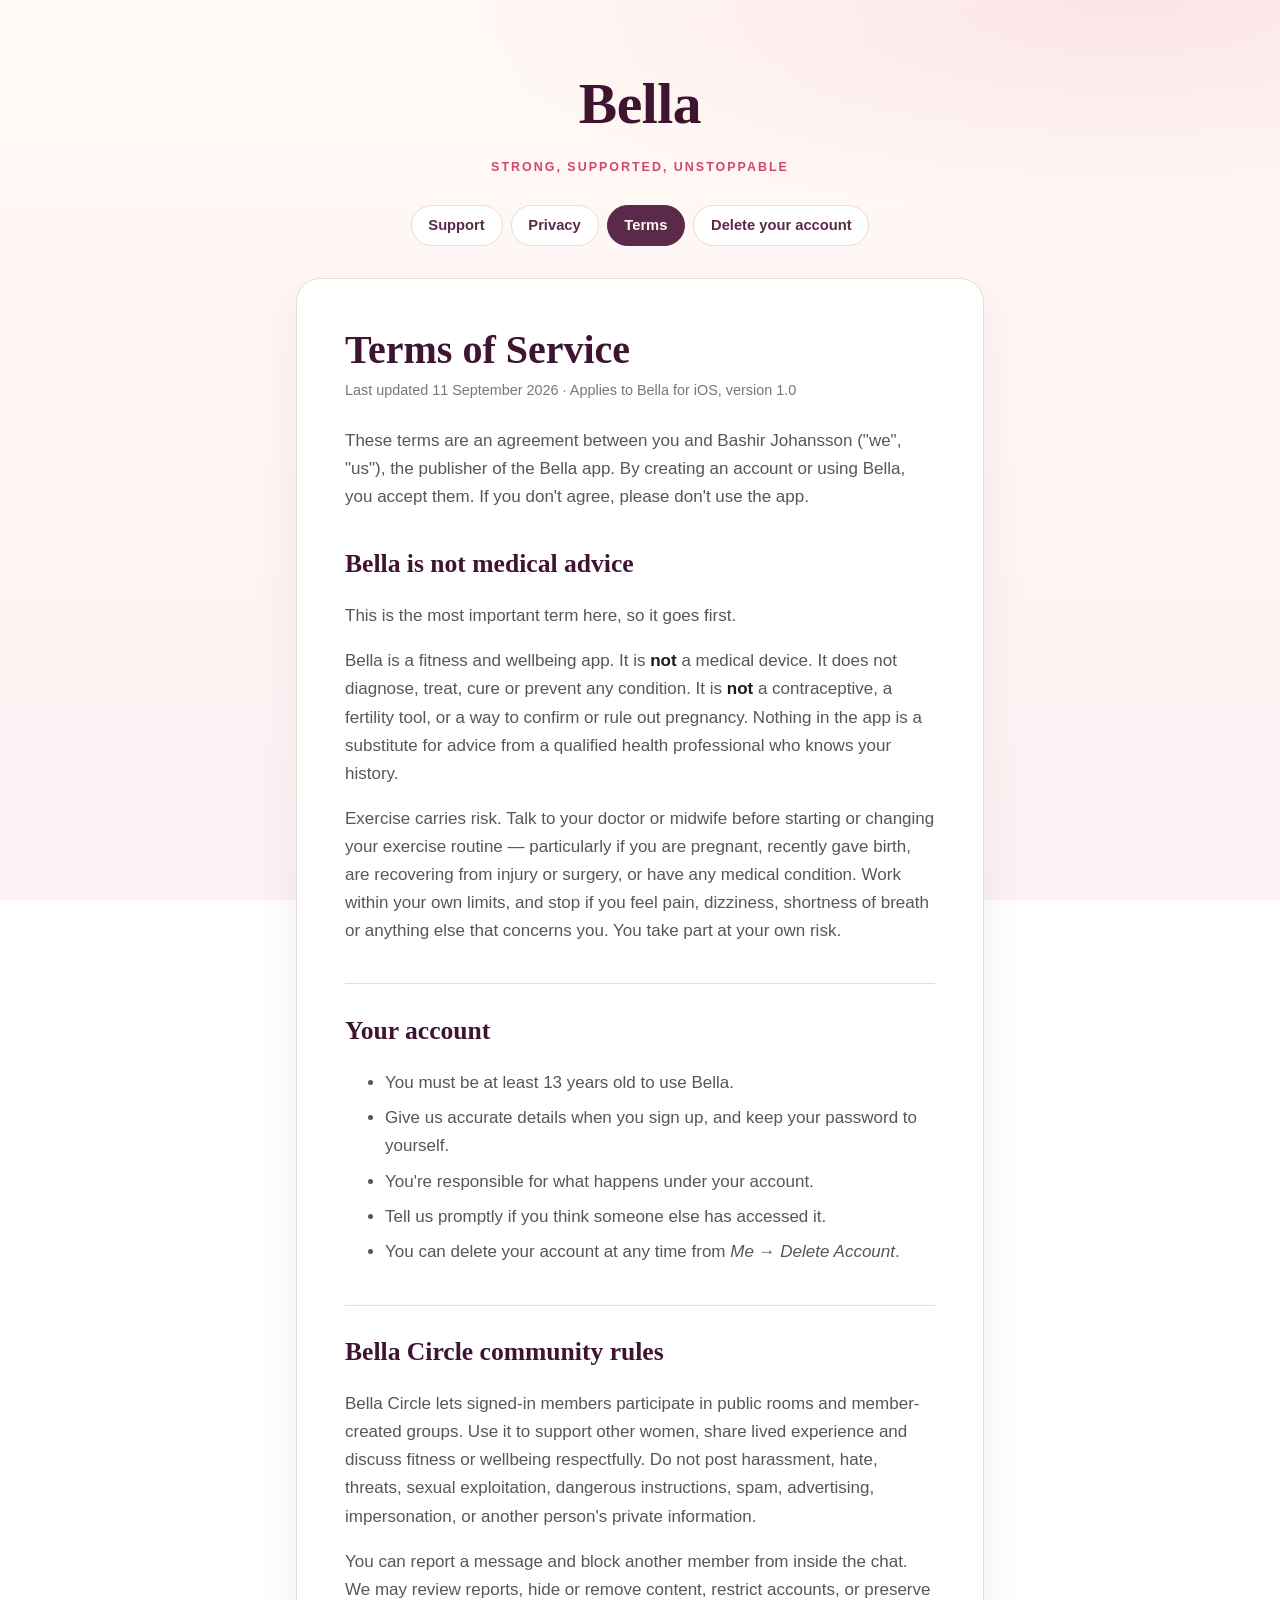
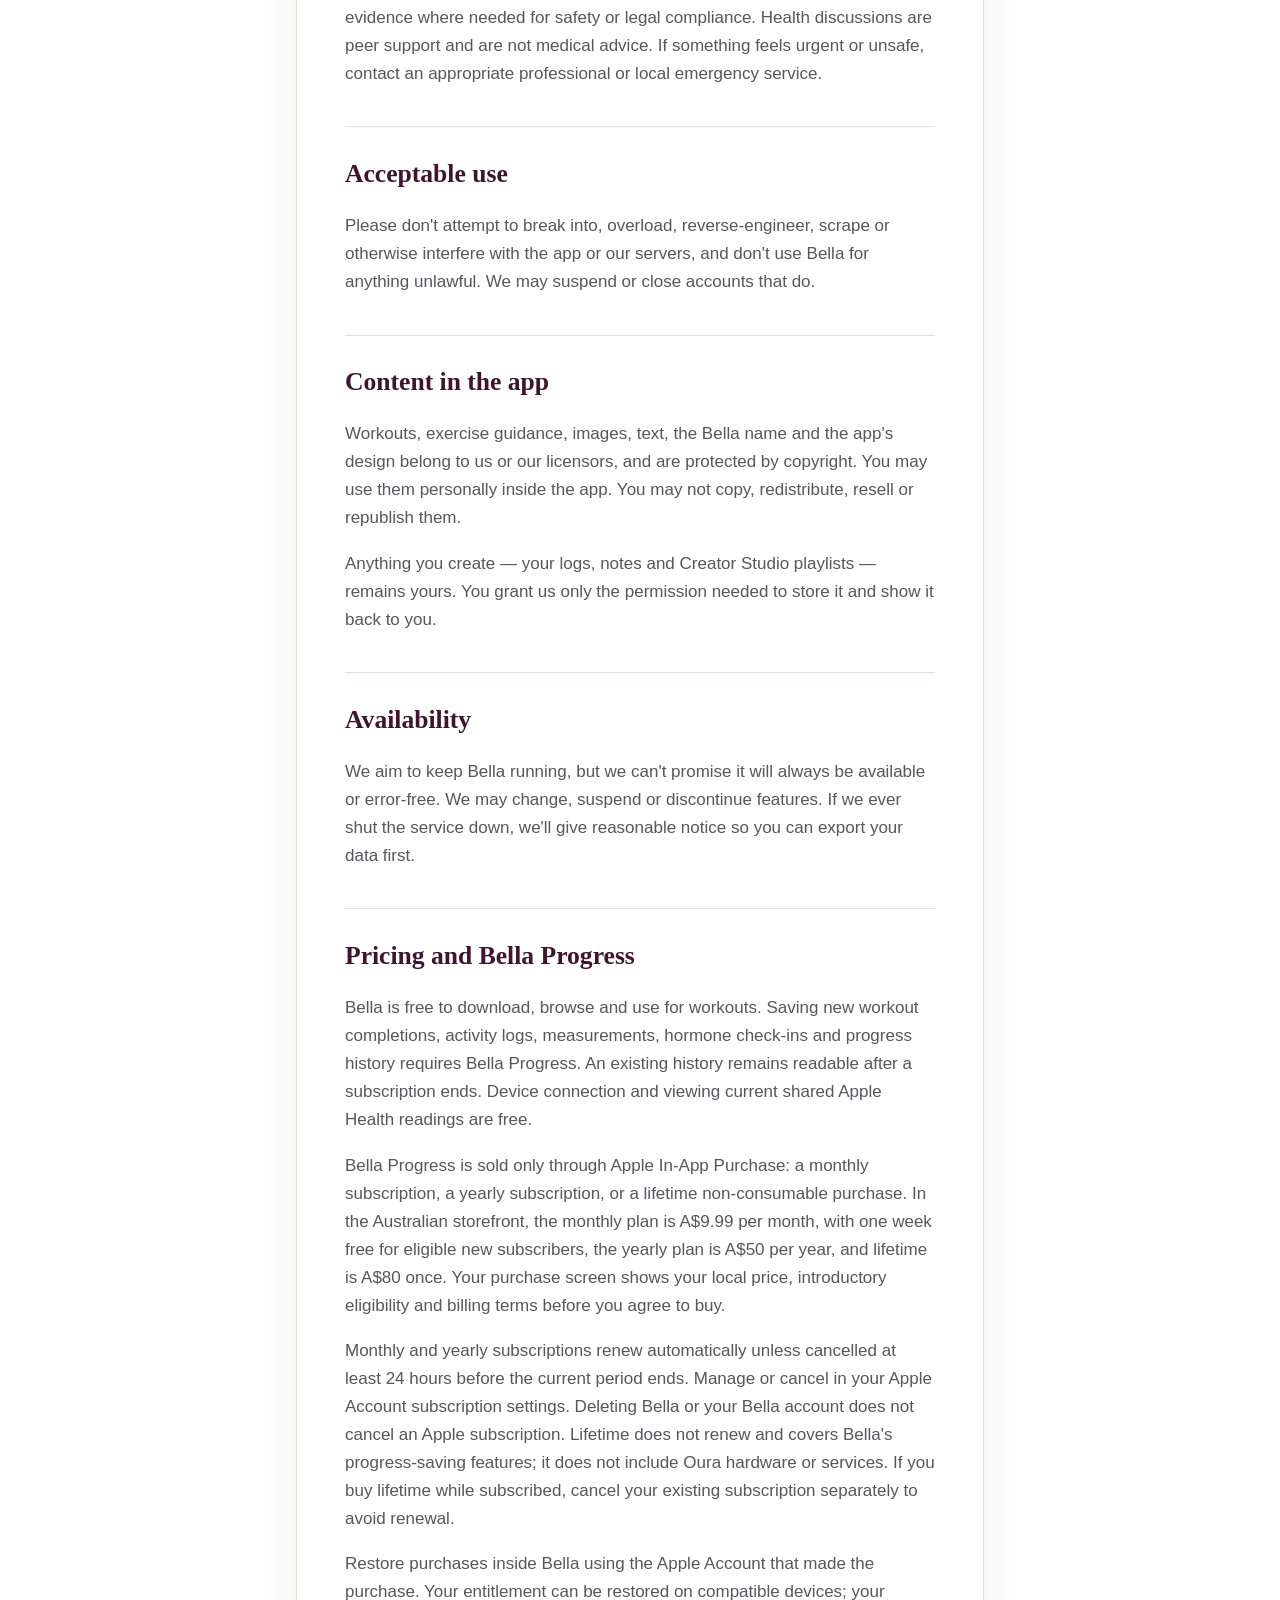
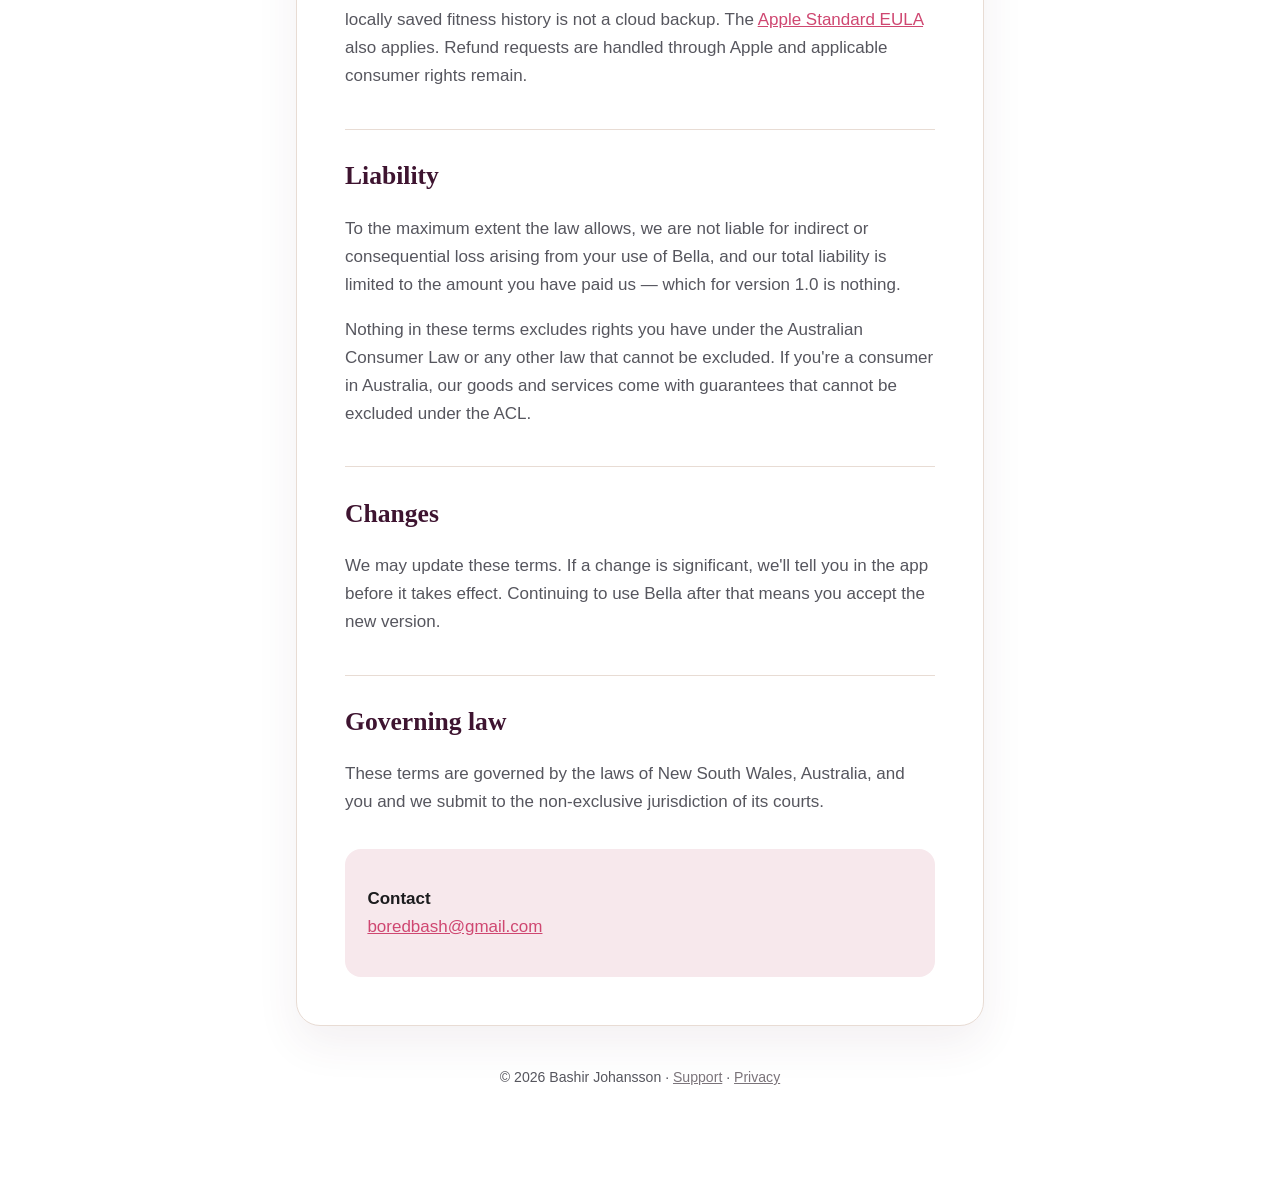
<file: terms.html>
<!doctype html>
<html lang="en-AU">
<head>
<meta charset="utf-8">
<meta name="viewport" content="width=device-width, initial-scale=1">
<title>Terms of Service · Bella</title>
<meta name="description" content="The terms you agree to when you use the Bella fitness app.">
<link rel="stylesheet" href="style.css">
</head>
<body>
<div class="wrap">

<header class="site">
  <p class="logo">Bella</p>
  <p class="tagline">Strong, supported, unstoppable</p>
  <nav class="site">
    <a href="index.html">Support</a>
    <a href="privacy.html">Privacy</a>
    <a href="terms.html" aria-current="page">Terms</a>
    <a href="delete-account.html">Delete your account</a>
  </nav>
</header>

<main>
<h1>Terms of Service</h1>
<p class="updated">Last updated 11 September 2026 · Applies to Bella for iOS, version 1.0</p>

<p>These terms are an agreement between you and Bashir Johansson ("we", "us"), the publisher
of the Bella app. By creating an account or using Bella, you accept them. If you don't
agree, please don't use the app.</p>

<h2>Bella is not medical advice</h2>
<p>This is the most important term here, so it goes first.</p>
<p>Bella is a fitness and wellbeing app. It is <strong>not</strong> a medical device. It does
not diagnose, treat, cure or prevent any condition. It is <strong>not</strong> a contraceptive,
a fertility tool, or a way to confirm or rule out pregnancy. Nothing in the app is a
substitute for advice from a qualified health professional who knows your history.</p>
<p>Exercise carries risk. Talk to your doctor or midwife before starting or changing your
exercise routine — particularly if you are pregnant, recently gave birth, are recovering from
injury or surgery, or have any medical condition. Work within your own limits, and stop if
you feel pain, dizziness, shortness of breath or anything else that concerns you. You take
part at your own risk.</p>

<h2>Your account</h2>
<ul>
  <li>You must be at least 13 years old to use Bella.</li>
  <li>Give us accurate details when you sign up, and keep your password to yourself.</li>
  <li>You're responsible for what happens under your account.</li>
  <li>Tell us promptly if you think someone else has accessed it.</li>
  <li>You can delete your account at any time from <em>Me</em> → <em>Delete Account</em>.</li>
</ul>

<h2>Bella Circle community rules</h2>
<p>Bella Circle lets signed-in members participate in public rooms and member-created
groups. Use it to support other women, share lived experience and discuss fitness or
wellbeing respectfully. Do not post harassment, hate, threats, sexual exploitation,
dangerous instructions, spam, advertising, impersonation, or another person's private
information.</p>
<p>You can report a message and block another member from inside the chat. We may review
reports, hide or remove content, restrict accounts, or preserve evidence where needed for
safety or legal compliance. Health discussions are peer support and are not medical
advice. If something feels urgent or unsafe, contact an appropriate professional or local
emergency service.</p>

<h2>Acceptable use</h2>
<p>Please don't attempt to break into, overload, reverse-engineer, scrape or otherwise
interfere with the app or our servers, and don't use Bella for anything unlawful. We may
suspend or close accounts that do.</p>

<h2>Content in the app</h2>
<p>Workouts, exercise guidance, images, text, the Bella name and the app's design belong to
us or our licensors, and are protected by copyright. You may use them personally inside the
app. You may not copy, redistribute, resell or republish them.</p>
<p>Anything you create — your logs, notes and Creator Studio playlists — remains yours. You
grant us only the permission needed to store it and show it back to you.</p>

<h2>Availability</h2>
<p>We aim to keep Bella running, but we can't promise it will always be available or
error-free. We may change, suspend or discontinue features. If we ever shut the service
down, we'll give reasonable notice so you can export your data first.</p>

<h2>Pricing and Bella Progress</h2>
<p>Bella is free to download, browse and use for workouts. Saving new workout completions,
activity logs, measurements, hormone check-ins and progress history requires Bella Progress.
An existing history remains readable after a subscription ends. Device connection and viewing
current shared Apple Health readings are free.</p>
<p>Bella Progress is sold only through Apple In-App Purchase: a monthly subscription, a yearly
subscription, or a lifetime non-consumable purchase. In the Australian storefront, the monthly
plan is A$9.99 per month, with one week free for eligible new subscribers, the yearly plan is
A$50 per year, and lifetime is A$80 once. Your purchase screen shows your local price,
introductory eligibility and billing terms before you agree to buy.</p>
<p>Monthly and yearly subscriptions renew automatically unless cancelled at least 24 hours
before the current period ends. Manage or cancel in your Apple Account subscription settings.
Deleting Bella or your Bella account does not cancel an Apple subscription. Lifetime does not
renew and covers Bella's progress-saving features; it does not include Oura hardware or services.
If you buy lifetime while subscribed, cancel your existing subscription separately to avoid renewal.</p>
<p>Restore purchases inside Bella using the Apple Account that made the purchase. Your entitlement
can be restored on compatible devices; your locally saved fitness history is not a cloud backup.
The <a href="https://www.apple.com/legal/internet-services/itunes/dev/stdeula/">Apple Standard EULA</a>
also applies. Refund requests are handled through Apple and applicable consumer rights remain.</p>

<h2>Liability</h2>
<p>To the maximum extent the law allows, we are not liable for indirect or consequential loss
arising from your use of Bella, and our total liability is limited to the amount you have
paid us — which for version 1.0 is nothing.</p>
<p>Nothing in these terms excludes rights you have under the Australian Consumer Law or any
other law that cannot be excluded. If you're a consumer in Australia, our goods and services
come with guarantees that cannot be excluded under the ACL.</p>

<h2>Changes</h2>
<p>We may update these terms. If a change is significant, we'll tell you in the app before it
takes effect. Continuing to use Bella after that means you accept the new version.</p>

<h2>Governing law</h2>
<p>These terms are governed by the laws of New South Wales, Australia, and you and we submit
to the non-exclusive jurisdiction of its courts.</p>

<div class="contact">
  <p><strong>Contact</strong><br>
  <a href="mailto:boredbash@gmail.com">boredbash@gmail.com</a></p>
</div>
</main>

<footer class="site">
  <p>© 2026 Bashir Johansson · <a href="index.html">Support</a> ·
  <a href="privacy.html">Privacy</a></p>
</footer>

</div>
</body>
</html>
</file>
<file: style.css>
/* Bella support site — shared styles. Brand tokens mirror bella-app/src/styles/tokens.ts */
:root {
  --plum: #5b2a4a;
  --plum-dark: #3e1430;
  --rose: #e56a8c;
  --rose-deep: #cf4771;
  --blush: #f7e8ec;
  --sage-soft: #eef3ea;
  --ink: #1c1c1e;
  --graphite: #56565e;
  --muted: #7b747a;
  --hairline: #e8dcd4;
  --shell: #fff9f5;
  --paper: #ffffff;
}

* { box-sizing: border-box; }

html { -webkit-text-size-adjust: 100%; }

body {
  margin: 0;
  background:
    radial-gradient(90% 40% at 88% 0%, rgba(229, 106, 140, 0.14) 0%, rgba(229, 106, 140, 0) 60%),
    linear-gradient(180deg, var(--shell) 0%, #fdf1f3 100%);
  background-attachment: fixed;
  color: var(--ink);
  font: 400 17px/1.65 -apple-system, BlinkMacSystemFont, "Segoe UI", Inter, Roboto, Helvetica, Arial, sans-serif;
}

.wrap { max-width: 46rem; margin: 0 auto; padding: 0 1.5rem 5rem; }

header.site {
  padding: 3.5rem 0 2rem;
  text-align: center;
}

.logo {
  font-family: "Playfair Display", Georgia, "Times New Roman", serif;
  font-size: clamp(2.6rem, 8vw, 3.6rem);
  font-weight: 700;
  color: var(--plum-dark);
  letter-spacing: -0.5px;
  margin: 0;
}

.tagline {
  margin: 0.35rem 0 0;
  font-size: 0.78rem;
  letter-spacing: 0.16em;
  text-transform: uppercase;
  font-weight: 600;
  color: var(--rose-deep);
}

nav.site {
  display: flex;
  justify-content: center;
  gap: 0.5rem;
  flex-wrap: wrap;
  margin-top: 1.75rem;
}

nav.site a {
  display: inline-block;
  padding: 0.45rem 1.05rem;
  border-radius: 999px;
  border: 1px solid var(--hairline);
  background: var(--paper);
  color: var(--plum);
  text-decoration: none;
  font-size: 0.92rem;
  font-weight: 600;
}

nav.site a:hover { border-color: var(--rose); color: var(--rose-deep); }
nav.site a[aria-current="page"] { background: var(--plum); border-color: var(--plum); color: var(--shell); }

main {
  background: var(--paper);
  border: 1px solid var(--hairline);
  border-radius: 24px;
  padding: clamp(1.6rem, 5vw, 3rem);
  box-shadow: 0 18px 44px rgba(91, 42, 74, 0.07);
}

h1 {
  font-family: "Playfair Display", Georgia, serif;
  font-size: clamp(1.9rem, 5.5vw, 2.5rem);
  line-height: 1.15;
  color: var(--plum-dark);
  margin: 0 0 0.4rem;
}

h2 {
  font-family: "Playfair Display", Georgia, serif;
  font-size: clamp(1.3rem, 3.8vw, 1.6rem);
  color: var(--plum-dark);
  margin: 2.4rem 0 0.6rem;
  padding-top: 1.6rem;
  border-top: 1px solid var(--hairline);
}

h2:first-of-type { border-top: 0; padding-top: 0; margin-top: 2rem; }

h3 { font-size: 1.05rem; color: var(--plum); margin: 1.6rem 0 0.4rem; }

p, li { color: var(--graphite); }
li { margin-bottom: 0.45rem; }
strong { color: var(--ink); }

.updated {
  font-size: 0.9rem;
  color: var(--muted);
  margin: 0 0 1.5rem;
}

a { color: var(--rose-deep); }

table {
  width: 100%;
  border-collapse: collapse;
  margin: 1rem 0 1.5rem;
  font-size: 0.94rem;
  display: block;
  overflow-x: auto;
}

th, td {
  text-align: left;
  padding: 0.7rem 0.9rem;
  border-bottom: 1px solid var(--hairline);
  vertical-align: top;
}

th { color: var(--plum-dark); font-weight: 600; background: var(--blush); }
tbody tr:last-child td { border-bottom: 0; }

.callout {
  background: var(--sage-soft);
  border-radius: 16px;
  padding: 1.1rem 1.3rem;
  margin: 1.5rem 0;
}

.callout p:last-child { margin-bottom: 0; }
.callout p:first-child { margin-top: 0; }

.contact {
  background: var(--blush);
  border-radius: 16px;
  padding: 1.2rem 1.4rem;
  margin-top: 2rem;
}

footer.site {
  text-align: center;
  margin-top: 2.5rem;
  font-size: 0.88rem;
  color: var(--muted);
}

footer.site a { color: var(--muted); }

@media (prefers-color-scheme: dark) {
  :root { --paper: #241220; --shell: #1a0c16; --ink: #f6ecf0; --graphite: #d6c4cf; --muted: #a8929f; --hairline: #3d2434; --blush: #34182a; --sage-soft: #23301f; --plum-dark: #f7e8ec; --plum: #f0c9d8; --rose-deep: #f5a6bf; }
  body { background: linear-gradient(180deg, #1a0c16 0%, #24101d 100%); }
  nav.site a { background: #2c1524; }
  main { box-shadow: none; }
}
</file>
